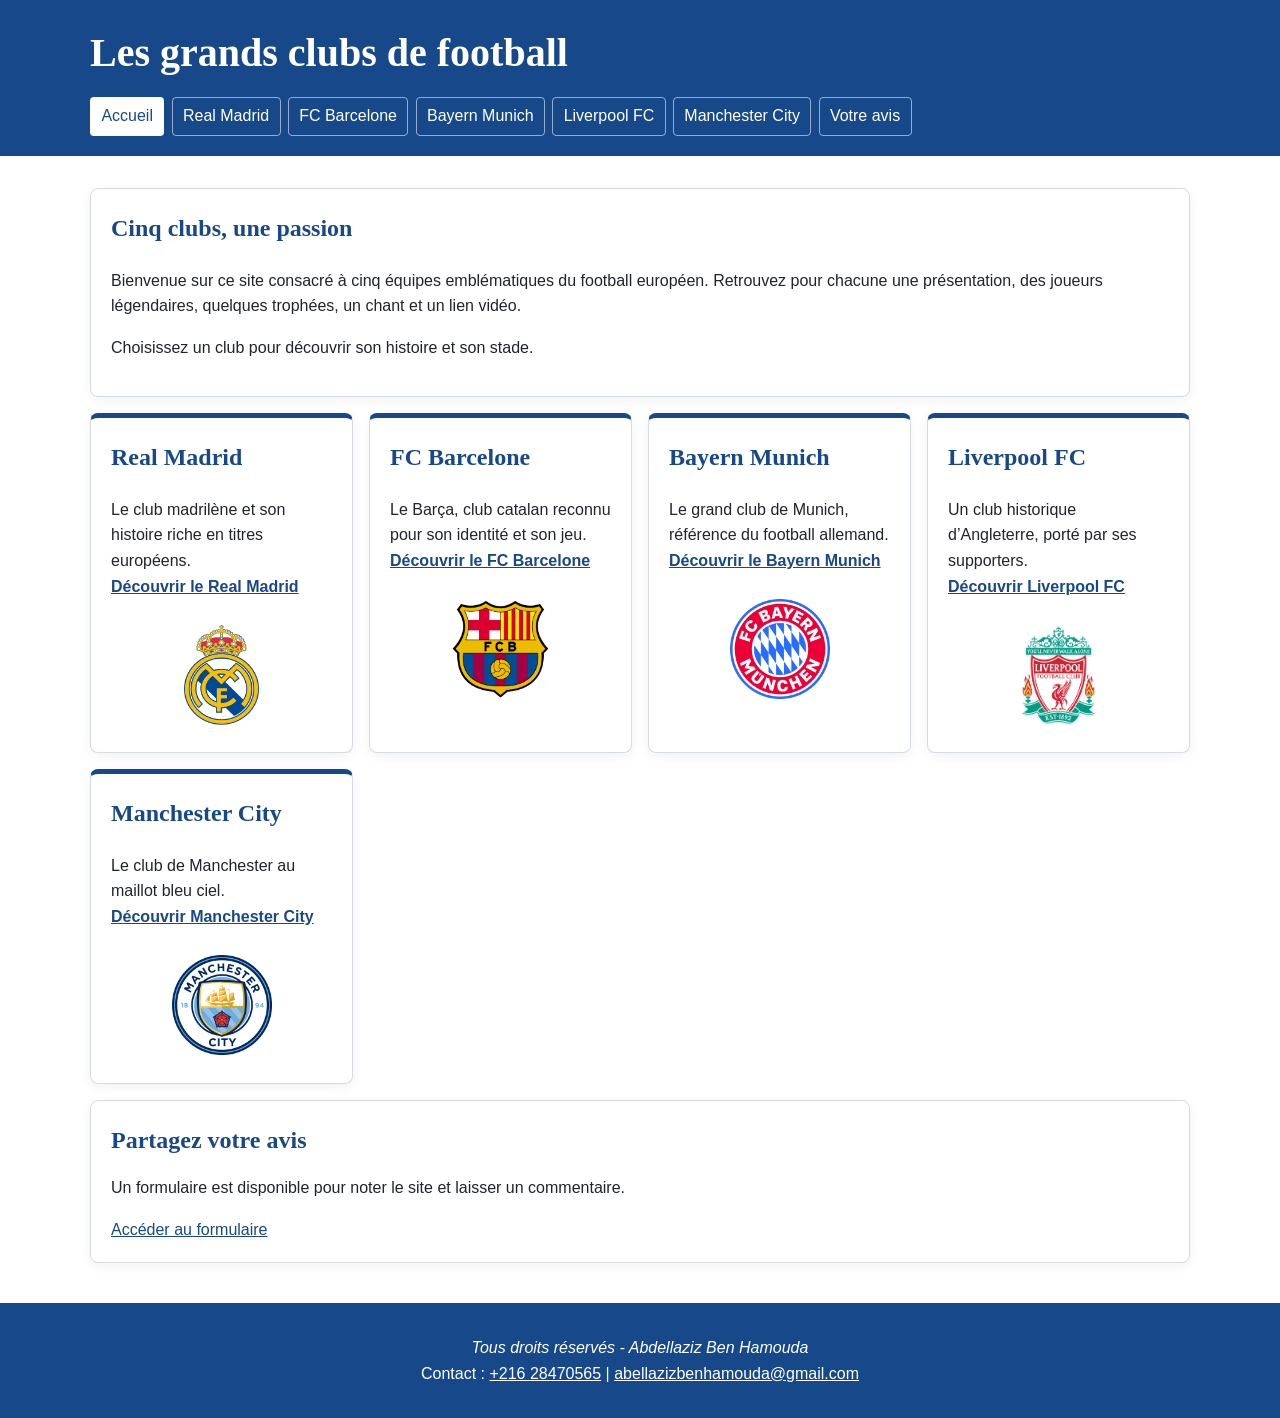
<file: index.html>
<!doctype html>
<html>
<head>
  <meta charset="utf-8">
  <meta name="author" content="Abdellaziz Ben Hamouda">
  <link rel="stylesheet" type="text/css" href="style.css">
  <title>Les grands clubs de football</title>
</head>
<body class="real">
  <header class="site-header">
    <h1>Les grands clubs de football</h1>
    <nav class="site-nav" aria-label="Navigation principale">
      <a href="index.html" aria-current="page">Accueil</a>
      <a href="real-madrid.html">Real Madrid</a>
      <a href="fc-barcelone.html">FC Barcelone</a>
      <a href="bayern-munich.html">Bayern Munich</a>
      <a href="liverpool.html">Liverpool FC</a>
      <a href="manchester-city.html">Manchester City</a>
      <a href="avis.html">Votre avis</a>
    </nav>
  </header>

  <main>
    <section class="intro">
      <h2>Cinq clubs, une passion</h2>
      <p>Bienvenue sur ce site consacré à cinq équipes emblématiques du football européen. Retrouvez pour chacune une présentation, des joueurs légendaires, quelques trophées, un chant et un lien vidéo.</p>
      <p>Choisissez un club pour découvrir son histoire et son stade.</p>
    </section>
    <section class="team-grid" aria-label="Les clubs">
      <article class="team-card">
        <h2>Real Madrid</h2>
        <p>Le club madrilène et son histoire riche en titres européens.</p>
        <a href="real-madrid.html">Découvrir le Real Madrid</a><br><br>
        <center><img src="images/logos/real-madrid.jpeg" alt="Logo Real Madrid" class="team-logo"></center>
      </article>
      <article class="team-card">
        <h2>FC Barcelone</h2>
        <p>Le Barça, club catalan reconnu pour son identité et son jeu.</p>
        <a href="fc-barcelone.html">Découvrir le FC Barcelone</a><br><br>
        <center><img src="images/logos/barcelona.jpeg" alt="Logo FC Barcelone" class="team-logo"></center>
      </article>
      <article class="team-card">
        <h2>Bayern Munich</h2>
        <p>Le grand club de Munich, référence du football allemand.</p>
        <a href="bayern-munich.html">Découvrir le Bayern Munich</a><br><br>
        <center><img src="images/logos/bayern.jpeg" alt="Logo Bayern Munich" class="team-logo"></center>
      </article>
      <article class="team-card">
        <h2>Liverpool FC</h2>
        <p>Un club historique d’Angleterre, porté par ses supporters.</p>
        <a href="liverpool.html">Découvrir Liverpool FC</a><br><br>
        <center><img src="images/logos/liverpool.jpeg" alt="Logo Liverpool" class="team-logo"></center>
      </article>
      <article class="team-card">
        <h2>Manchester City</h2>
        <p>Le club de Manchester au maillot bleu ciel.</p>
        <a href="manchester-city.html">Découvrir Manchester City</a><br><br>
        <center><img src="images/logos/manchester-city.jpeg" alt="Logo Manchester City" class="team-logo"></center>
      </article>
    </section>
    <section class="panel">
      <h2>Partagez votre avis</h2>
      <p>Un formulaire est disponible pour noter le site et laisser un commentaire.</p>
      <a href="avis.html">Accéder au formulaire</a>
    </section>
  </main>

  <footer class="site-footer">
    <p><i>Tous droits réservés - Abdellaziz Ben Hamouda</i><br>Contact :
      <a href="tel:+21628470565">+216 28470565</a> |
      <a href="mailto:abellazizbenhamouda@gmail.com">abellazizbenhamouda@gmail.com</a>
    </p>
  </footer>
</body>
</html>
</file>
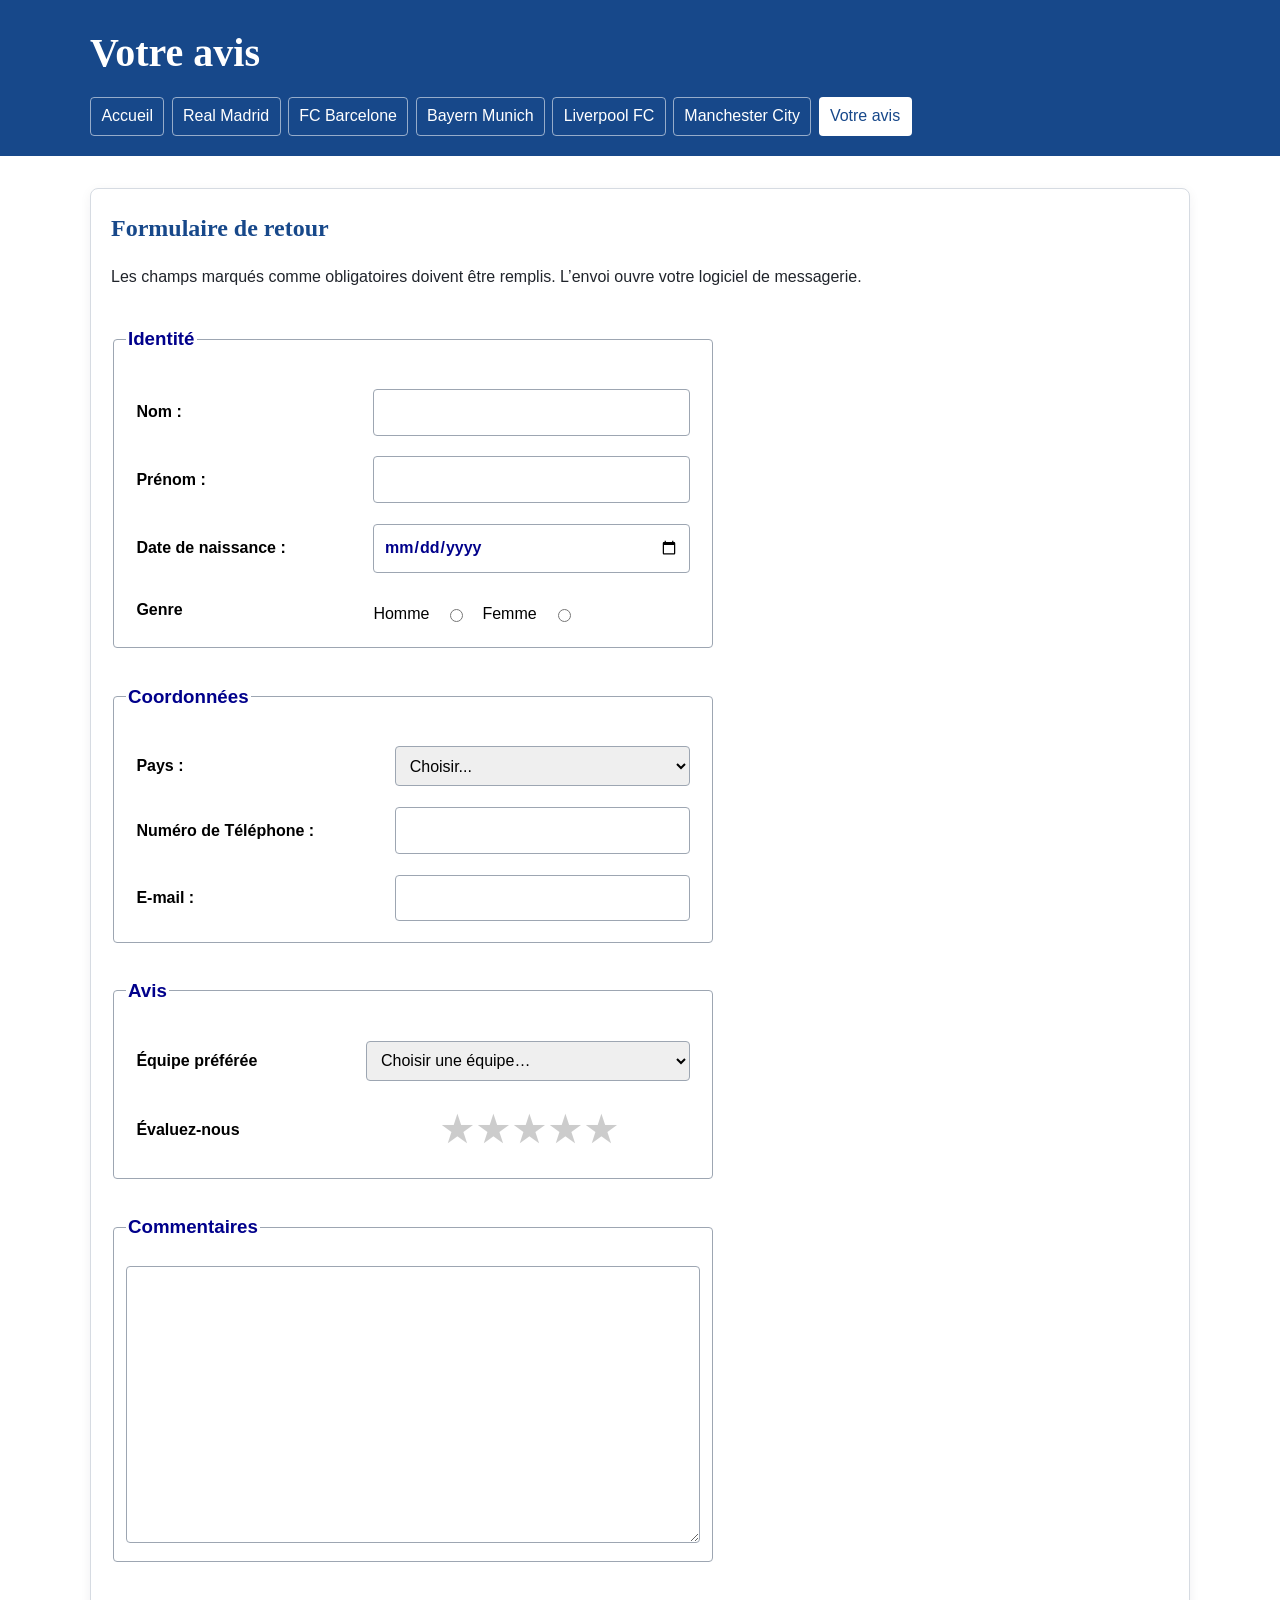
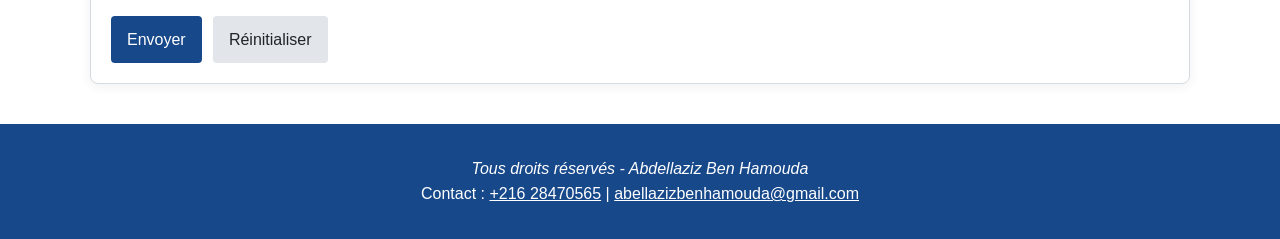
<file: avis.html>
<!doctype html>
<html>
<head>
  <meta charset="utf-8">
  <meta name="author" content="Abdellaziz Ben Hamouda">
  <link rel="stylesheet" type="text/css" href="style.css">
  <title>Votre avis</title>
</head>
<body class="real">
  <header class="site-header"><h1>Votre avis</h1>
    <nav class="site-nav" aria-label="Navigation principale">
    <a href="index.html">Accueil</a><a href="real-madrid.html">Real Madrid</a><a href="fc-barcelone.html">FC Barcelone</a><a href="bayern-munich.html">Bayern Munich</a><a href="liverpool.html">Liverpool FC</a><a href="manchester-city.html">Manchester City</a><a href="avis.html" aria-current="page">Votre avis</a>
    </nav>
  </header>
  <main>
    <section class="panel">
      <h2>Formulaire de retour</h2>
      <p>Les champs marqués comme obligatoires doivent être remplis. L’envoi ouvre votre logiciel de messagerie.</p>
      <form class="feedback-form">
      <fieldset>
        <legend><h3>Identité</h3></legend>
        <table>
          <tr>
            <td><label>Nom :</label></td>
            <td><input name="nom" type="text" required></td>
          </tr>
          <tr>
            <td><label>Prénom :</label></td>
            <td><input name="prénom" type="text" required></td>
          </tr>
          <tr>
            <td><label>Date de naissance :</label></td>
            <td ><label><input class="datenaiss" type="date"></label></td>
          </tr>
          <tr>
            <td><label>Genre</label></td>
            <td><div class="radio-row">
              <label>Homme</label><input name="option" type="radio">
              <label>Femme</label><input name="option" type="radio">
            </div></td>
          </tr>          
        </table>
      </fieldset>
      <fieldset>
        <legend><h3>Coordonnées</h3></legend>
        <table>
          <tr>
            <td><label>Pays :</label></td>
            <td>
              <select name="pays" required>
                <option>Choisir...</option>
                <option>Tunisie</option>
                <option>Algérie</option>
                <option>Maorc</option>
                <option>France</option>
                <option>Allemagne</option>
                <option>Espagne</option>
                <option>Portugal</option>
                <option>Italie</option>
                <option>USA</option>
                <option>Autre</option>
              </select>
            </td>
          </tr>
          <tr>
            <td><label>Numéro de Téléphone :</label></td>
            <td><input name="tel" type="number" min="10000000" max="99999999"></td>
          </tr>
          <tr>
            <td><label>E-mail :</label></td>
            <td><input name="email" type="email" required></td>
          </tr>
        </table>
      </fieldset>
      <fieldset>
        <legend><h3>Avis</h3></legend>
        <table>
          <tr>
            <td><label>Équipe préférée</label></td>
            <td>
              <select required>
              <option value="">Choisir une équipe…</option><option>Real Madrid</option><option>FC Barcelone</option><option>Bayern Munich</option><option>Liverpool FC</option><option>Manchester City</option><option>Autre</option>
              </select>
            </td>
          </tr>
          <tr>
            <td><label>Évaluez-nous</label></td>
            <td>
            <div class="rating">
              <input type="radio" id="star5" name="note" value="5">
              <label for="star5">★</label>

              <input type="radio" id="star4" name="note" value="4">
              <label for="star4">★</label>

              <input type="radio" id="star3" name="note" value="3">
              <label for="star3">★</label>

              <input type="radio" id="star2" name="note" value="2">
              <label for="star2">★</label>

              <input type="radio" id="star1" name="note" value="1">
              <label for="star1">★</label>
            </div>
            </td>
          </tr>
        </table>
      </fieldset>
      <fieldset>
        <legend><h3>Commentaires</h3></legend>
        <textarea name="commentaires" rows="10" cols="80"></textarea>
      </fieldset>
      <br>
      <div class="form-buttons"><button type="submit">Envoyer</button><button type="reset">Réinitialiser</button></div>
    </form>
    </section>
  </main>
  <footer class="site-footer">
    <p><i>Tous droits réservés - Abdellaziz Ben Hamouda</i><br>Contact :
      <a href="tel:+21628470565">+216 28470565</a> |
      <a href="mailto:abellazizbenhamouda@gmail.com">abellazizbenhamouda@gmail.com</a>
    </p>
  </footer>
</body>
</html>
</file>
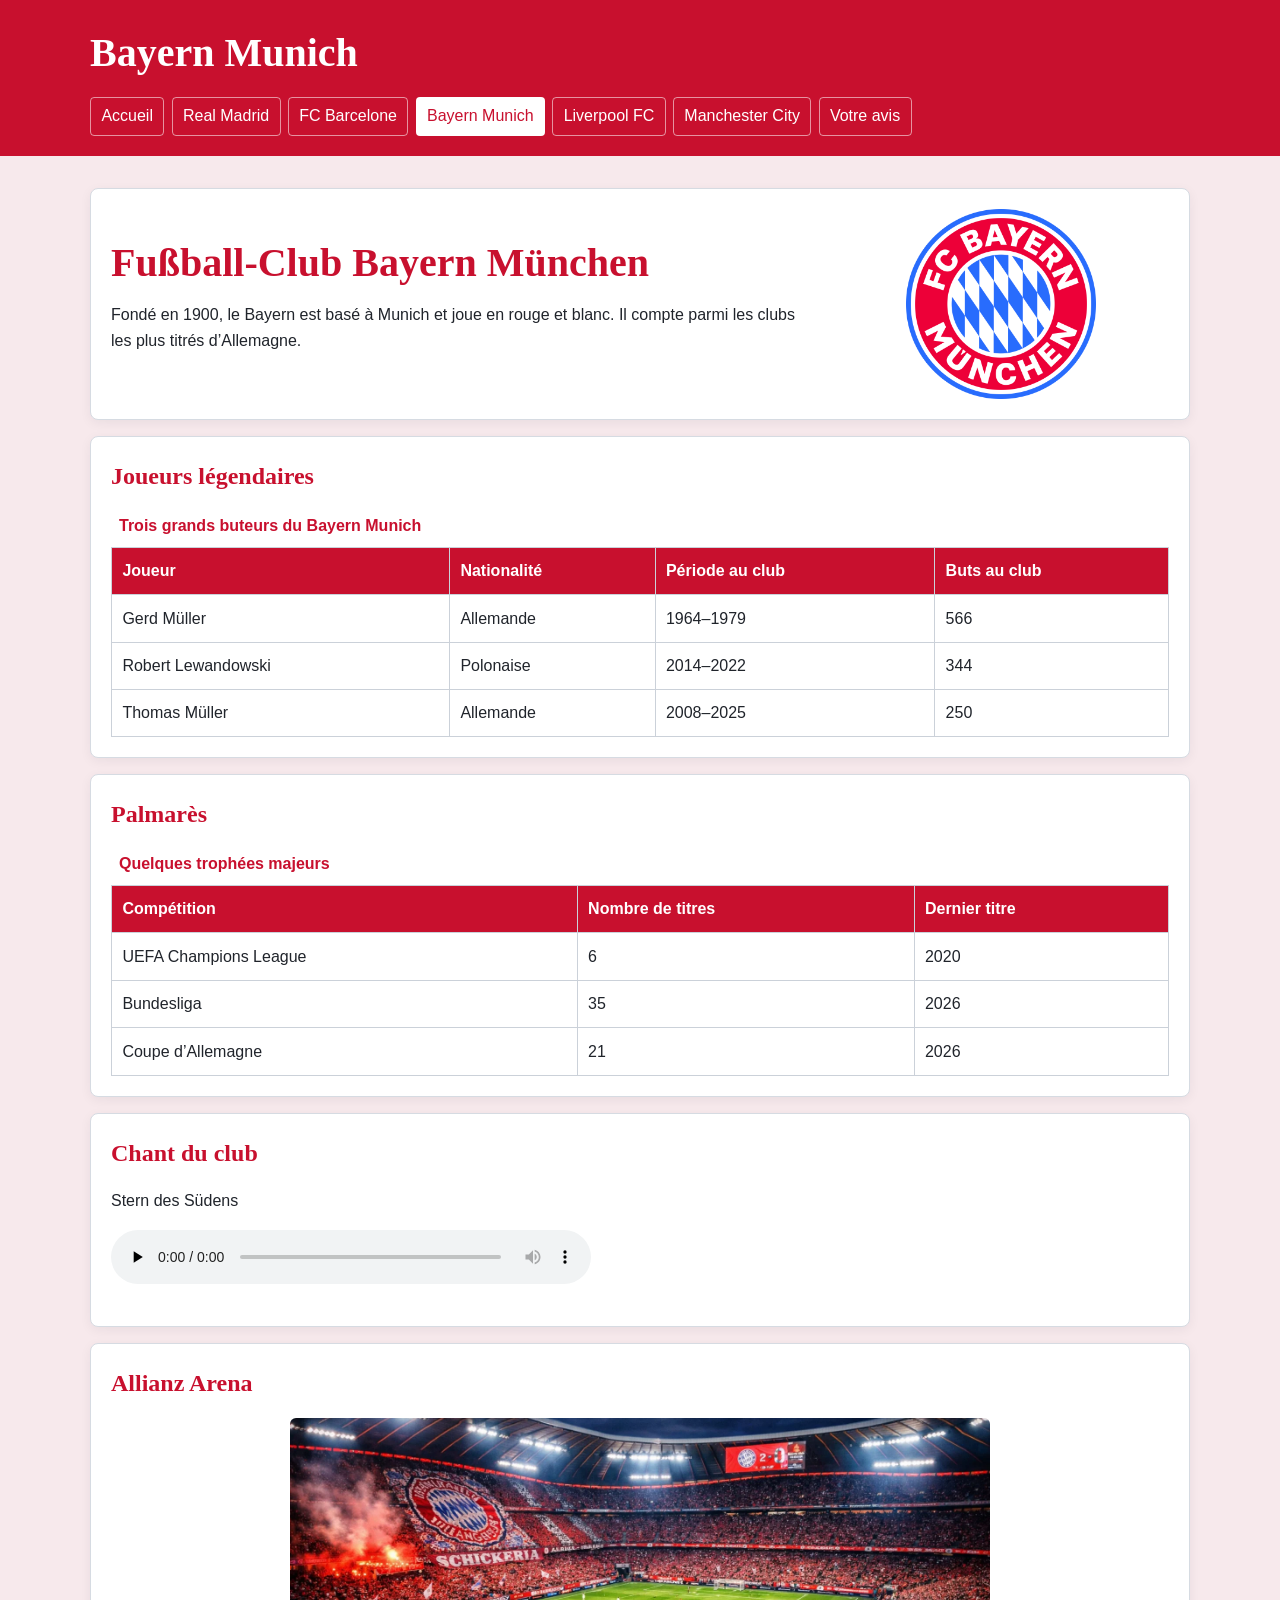
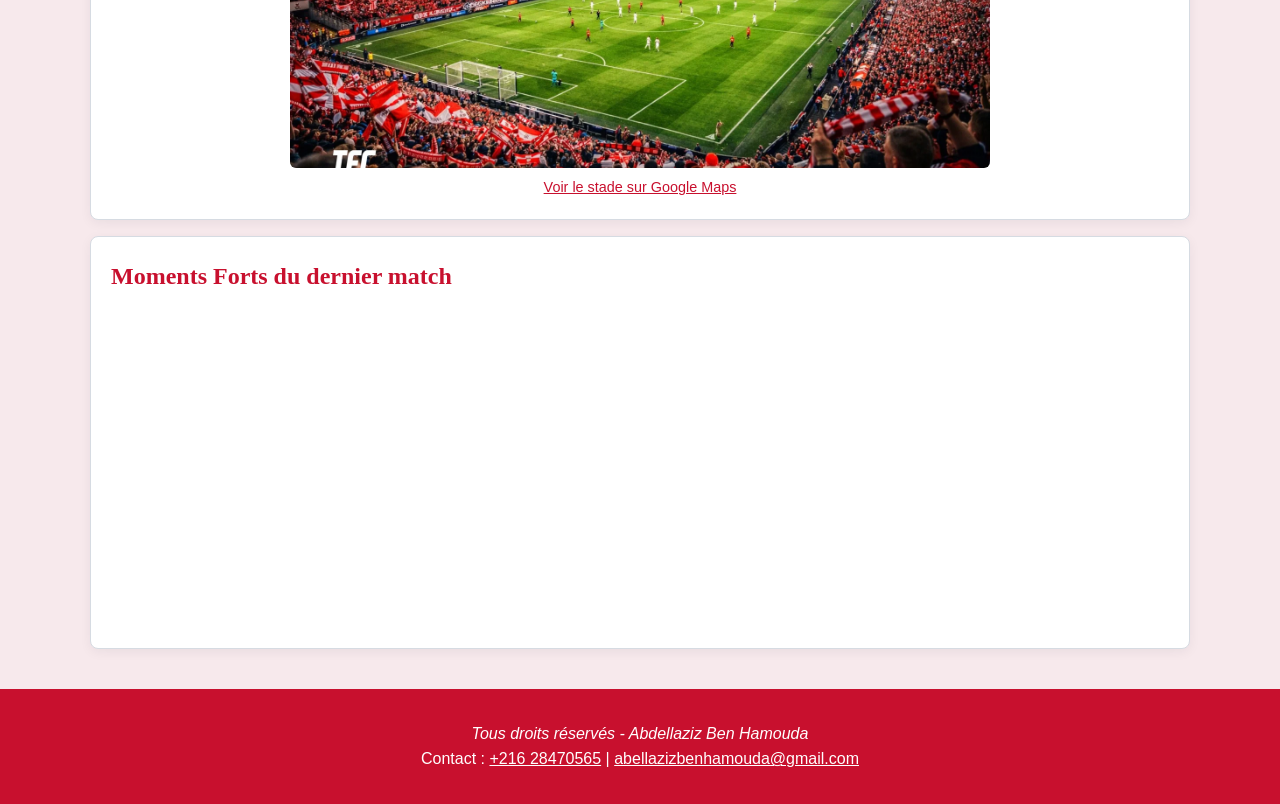
<file: bayern-munich.html>
<!doctype html>
<html>
<head>
  <meta charset="utf-8">
  <meta name="author" content="Abdellaziz Ben Hamouda">
  <link rel="stylesheet" type="text/css" href="style.css">
  <title>Bayern Munich</title>
</head>
<body class="bayern">
  <header class="site-header"><h1>Bayern Munich</h1>
    <nav class="site-nav" aria-label="Navigation principale">
    <a href="index.html">Accueil</a><a href="real-madrid.html">Real Madrid</a><a href="fc-barcelone.html">FC Barcelone</a><a href="bayern-munich.html" aria-current="page">Bayern Munich</a><a href="liverpool.html">Liverpool FC</a><a href="manchester-city.html">Manchester City</a><a href="avis.html">Votre avis</a>
    </nav>
  </header>
  <main>
    <section class="panel team-hero"><div><h2>Fußball-Club Bayern München</h2><p>Fondé en 1900, le Bayern est basé à Munich et joue en rouge et blanc. Il compte parmi les clubs les plus titrés d’Allemagne.</p></div>
    <a href="https://fcbayern.com/en" target="_blank"><img src="images/logos/bayern.jpeg" alt="Illustration aux couleurs du Bayern Munich"></a></section>
    <section class="panel"><h2>Joueurs légendaires</h2><div class="table-wrap"><table>
      <caption>Trois grands buteurs du Bayern Munich</caption><thead><tr><th>Joueur</th><th>Nationalité</th><th>Période au club</th><th>Buts au club</th></tr></thead>
      <tbody><tr><td>Gerd Müller</td><td>Allemande</td><td>1964–1979</td><td>566</td></tr><tr><td>Robert Lewandowski</td><td>Polonaise</td><td>2014–2022</td><td>344</td></tr><tr><td>Thomas Müller</td><td>Allemande</td><td>2008–2025</td><td>250</td></tr></tbody>
    </table></div></section>
    <section class="panel"><h2>Palmarès</h2><div class="table-wrap"><table>
      <caption>Quelques trophées majeurs</caption><thead><tr><th>Compétition</th><th>Nombre de titres</th><th>Dernier titre</th></tr></thead>
      <tbody><tr><td>UEFA Champions League</td><td>6</td><td>2020</td></tr><tr><td>Bundesliga</td><td>35</td><td>2026</td></tr><tr><td>Coupe d’Allemagne</td><td>21</td><td>2026</td></tr></tbody>
    </table></div></section>
    <section class="panel"><h2>Chant du club</h2><p>Stern des Südens</p><audio controls preload="none"><source src="audio/bayern.mp3" type="audio/mpeg">Votre navigateur ne prend pas en charge l’audio.</audio><p class="media-note"></p></section>
    <section class="panel"><h2>Allianz Arena</h2><a class="image-link" href="https://maps.google.com/?q=Allianz+Arena+Munich" target="_blank" rel="noopener noreferrer"><img class="stadium-image" src="images/stades/allianz.jpeg" alt="Illustration de l’Allianz Arena, cliquer pour voir son emplacement"></a><p class="caption"><a href="https://maps.google.com/?q=Allianz+Arena+Munich" target="_blank" rel="noopener noreferrer">Voir le stade sur Google Maps</a></p></section>
    <section class="panel"><h2>Moments Forts du dernier match</h2><iframe width="560" height="315" src="https://www.youtube.com/embed/xgcG0s8R7Os?si=p8aa1oigj_HKGmno" title="YouTube video player" frameborder="0" allow="accelerometer; autoplay; clipboard-write; encrypted-media; gyroscope; picture-in-picture; web-share" referrerpolicy="strict-origin-when-cross-origin" allowfullscreen></iframe></section>
  </main>
  <footer class="site-footer">
    <p><i>Tous droits réservés - Abdellaziz Ben Hamouda</i><br>Contact :
      <a href="tel:+21628470565">+216 28470565</a> |
      <a href="mailto:abellazizbenhamouda@gmail.com">abellazizbenhamouda@gmail.com</a>
    </p>
  </footer>
</body>
</html>
</file>
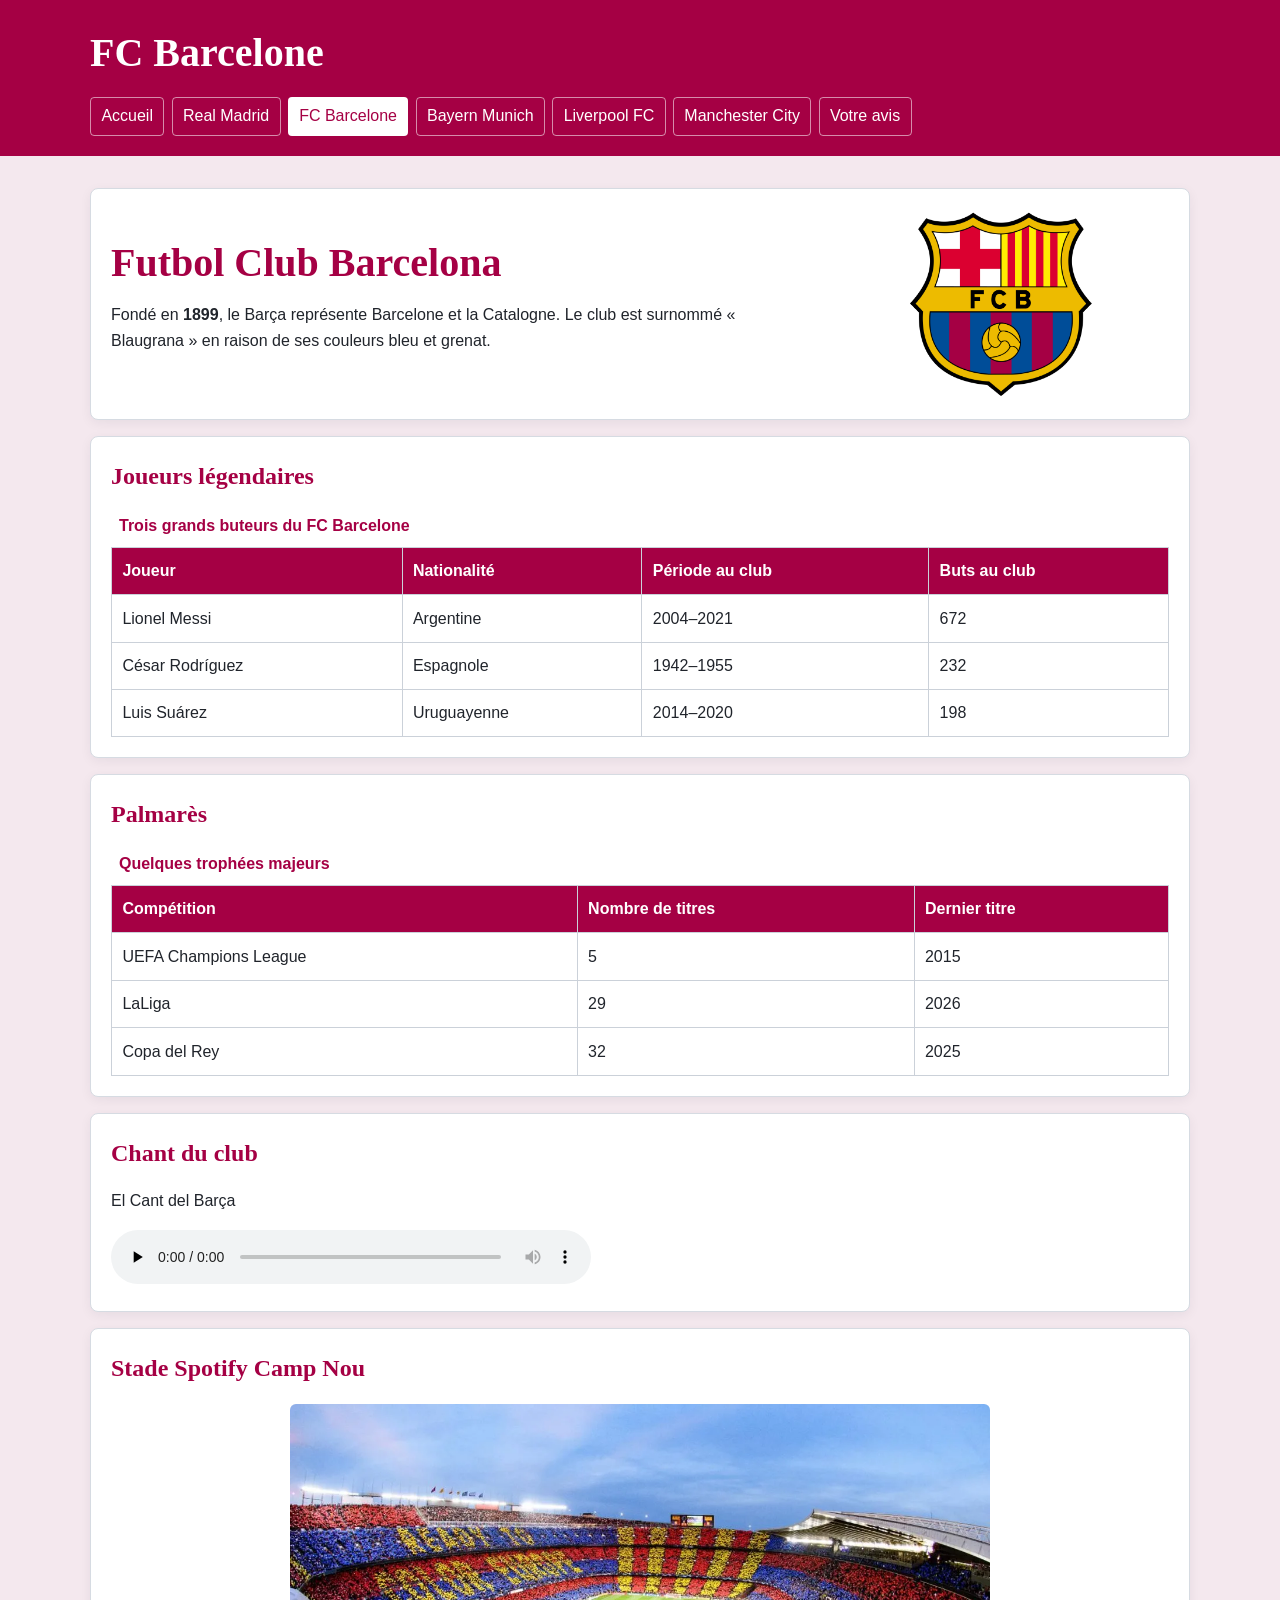
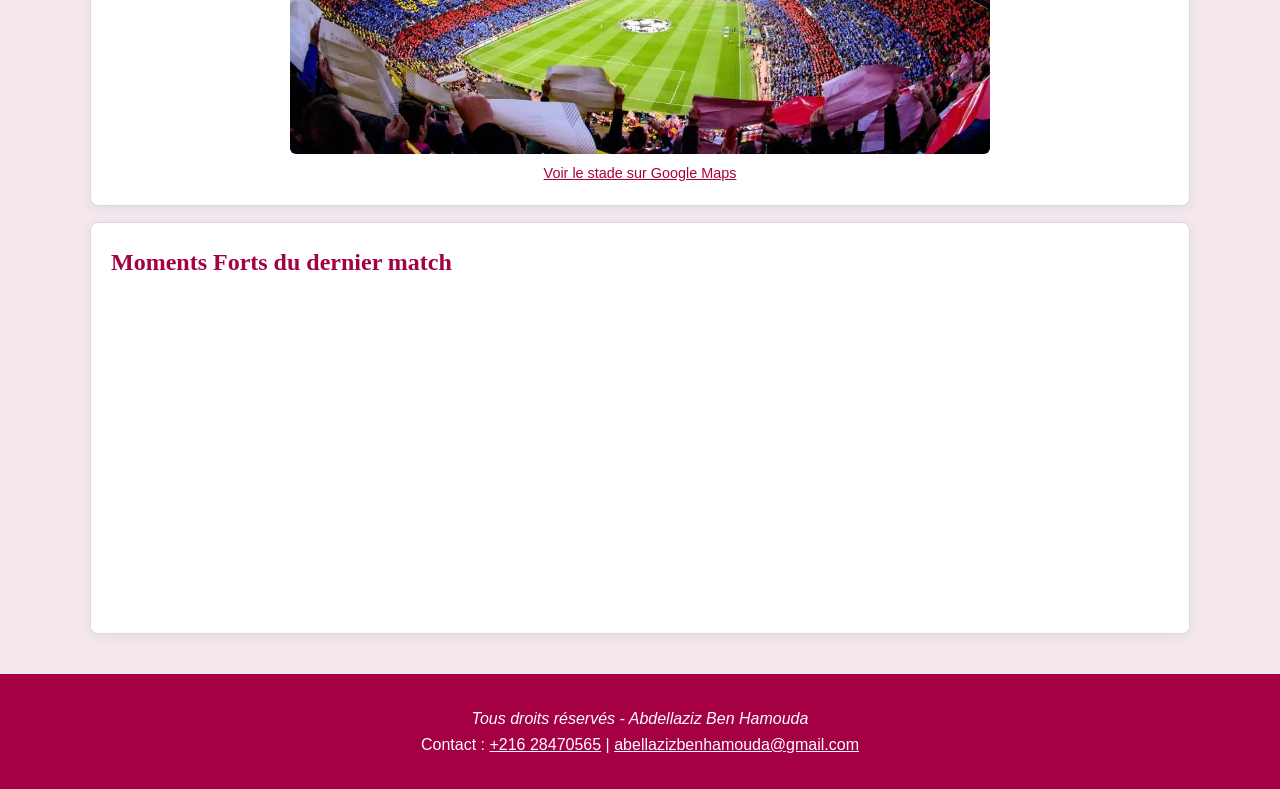
<file: fc-barcelone.html>
<!doctype html>
<html>
<head>
  <meta charset="utf-8">
  <meta name="author" content="Abdellaziz Ben Hamouda">
  <link rel="stylesheet" type="text/css" href="style.css">
  <title>FC Barcelone</title>
</head>
<body class="barca">
  <header class="site-header"><h1>FC Barcelone</h1>
    <nav class="site-nav" aria-label="Navigation principale">
    <a href="index.html">Accueil</a><a href="real-madrid.html">Real Madrid</a><a href="fc-barcelone.html" aria-current="page">FC Barcelone</a><a href="bayern-munich.html">Bayern Munich</a><a href="liverpool.html">Liverpool FC</a><a href="manchester-city.html">Manchester City</a><a href="avis.html">Votre avis</a>
    </nav>
  </header>
  <main>
    <section class="panel team-hero"><div><h2>Futbol Club Barcelona</h2><p>Fondé en <strong>1899</strong>, le Barça représente Barcelone et la Catalogne. Le club est surnommé « Blaugrana » en raison de ses couleurs bleu et grenat.</p></div>
    <a href="https://www.fcbarcelona.com/en/" target="_blank"><img src="images/logos/barcelona.jpeg" alt="Illustration aux couleurs du FC Barcelone"></a></section>
    <section class="panel"><h2>Joueurs légendaires</h2><div class="table-wrap"><table>
      <caption>Trois grands buteurs du FC Barcelone</caption><thead><tr><th>Joueur</th><th>Nationalité</th><th>Période au club</th><th>Buts au club</th></tr></thead>
      <tbody><tr><td>Lionel Messi</td><td>Argentine</td><td>2004–2021</td><td>672</td></tr><tr><td>César Rodríguez</td><td>Espagnole</td><td>1942–1955</td><td>232</td></tr><tr><td>Luis Suárez</td><td>Uruguayenne</td><td>2014–2020</td><td>198</td></tr></tbody>
    </table></div></section>
    <section class="panel"><h2>Palmarès</h2><div class="table-wrap"><table>
      <caption>Quelques trophées majeurs</caption><thead><tr><th>Compétition</th><th>Nombre de titres</th><th>Dernier titre</th></tr></thead>
      <tbody><tr><td>UEFA Champions League</td><td>5</td><td>2015</td></tr><tr><td>LaLiga</td><td>29</td><td>2026</td></tr><tr><td>Copa del Rey</td><td>32</td><td>2025</td></tr></tbody>
    </table></div></section>
    <section class="panel"><h2>Chant du club</h2><p>El Cant del Barça</p><audio controls preload="none"><source src="audio/barcelona.mp3" type="audio/mpeg">Votre navigateur ne prend pas en charge l’audio.</audio></section>
    <section class="panel"><h2>Stade Spotify Camp Nou</h2><a class="image-link" href="https://maps.google.com/?q=Spotify+Camp+Nou+Barcelona" target="_blank" rel="noopener noreferrer"><img class="stadium-image" src="images/stades/camp-nou.jpeg" alt="Illustration du stade du FC Barcelone, cliquer pour voir son emplacement"></a><p class="caption"><a href="https://maps.google.com/?q=Spotify+Camp+Nou+Barcelona" target="_blank" rel="noopener noreferrer">Voir le stade sur Google Maps</a></p></section>
    <section class="panel"><h2>Moments Forts du dernier match</h2><iframe width="560" height="315" src="https://www.youtube.com/embed/CvcyMWt58sA?si=0388T-N_gEKgWPcn" title="YouTube video player" frameborder="0" allow="accelerometer; autoplay; clipboard-write; encrypted-media; gyroscope; picture-in-picture; web-share" referrerpolicy="strict-origin-when-cross-origin" allowfullscreen></iframe></section>
  </main>
  <footer class="site-footer">
    <p><i>Tous droits réservés - Abdellaziz Ben Hamouda</i><br>Contact :
      <a href="tel:+21628470565">+216 28470565</a> |
      <a href="mailto:abellazizbenhamouda@gmail.com">abellazizbenhamouda@gmail.com</a>
    </p>
  </footer>
</body>
</html>
</file>
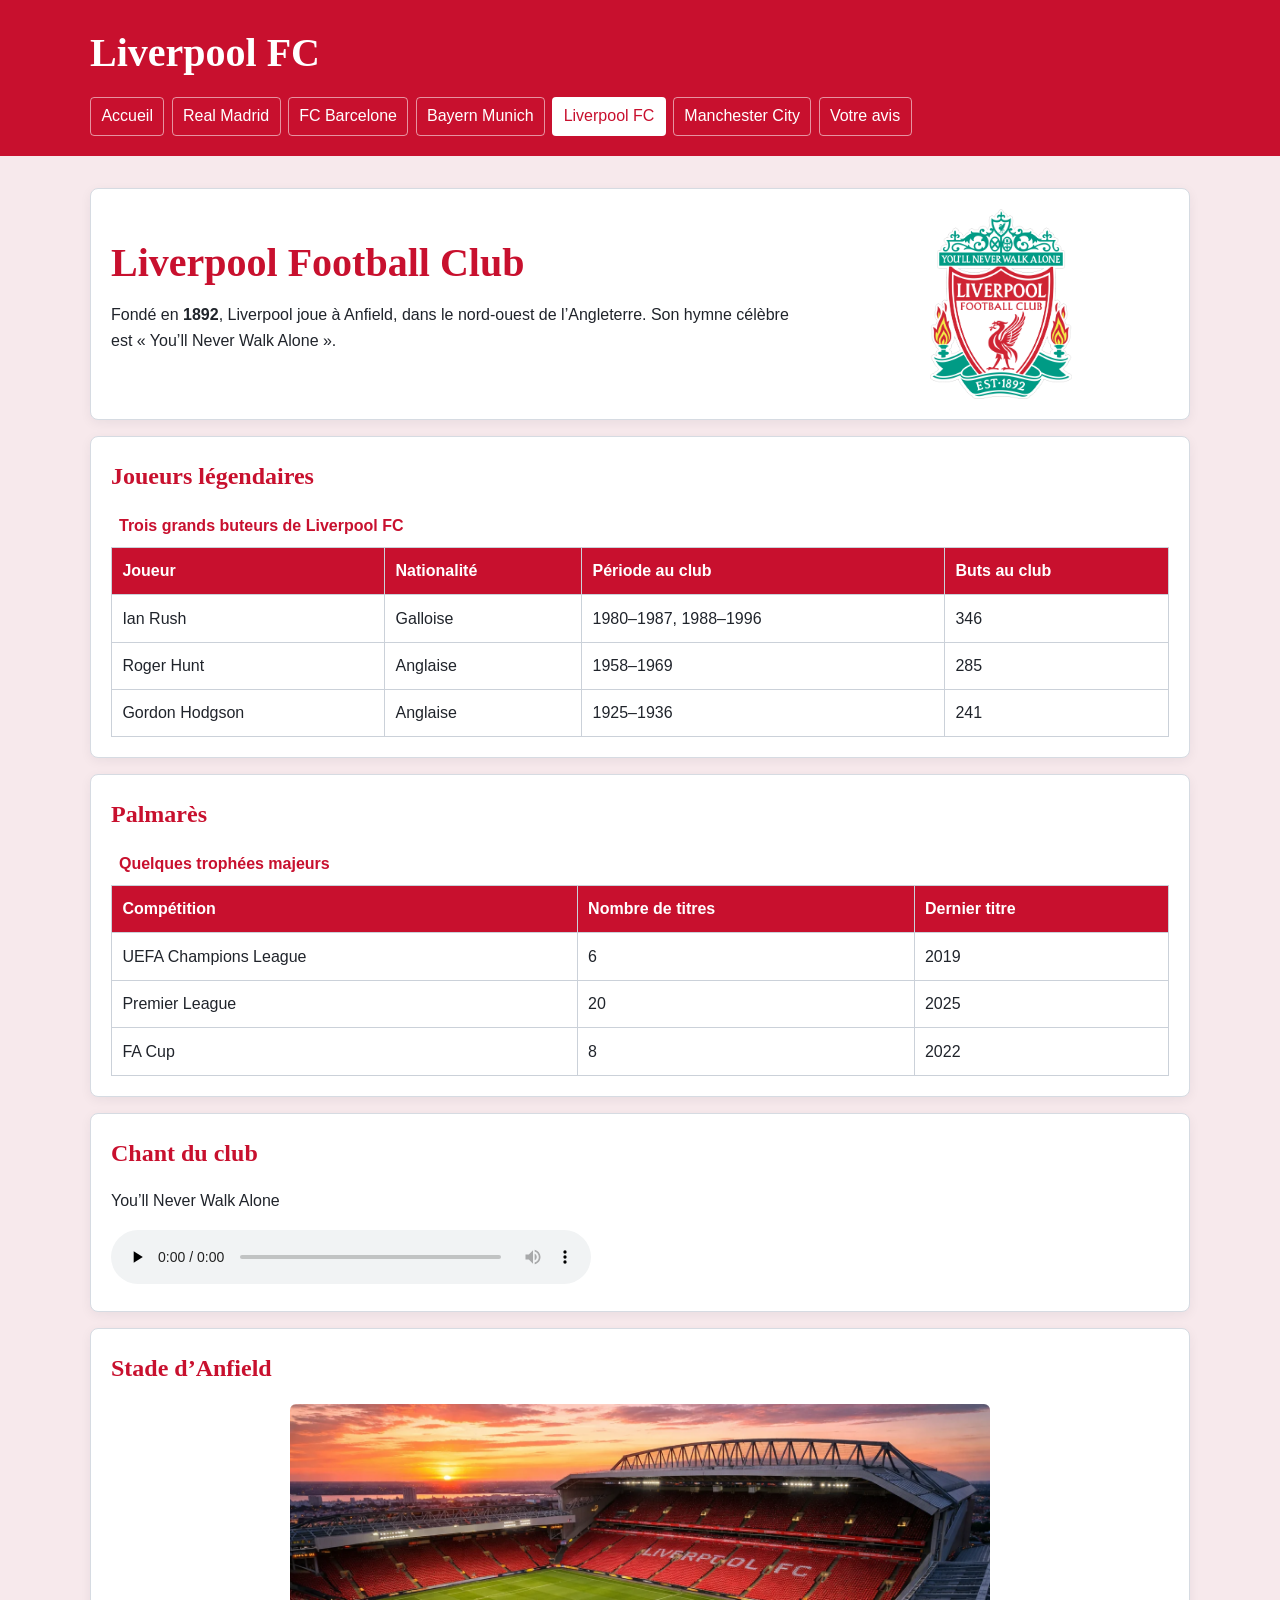
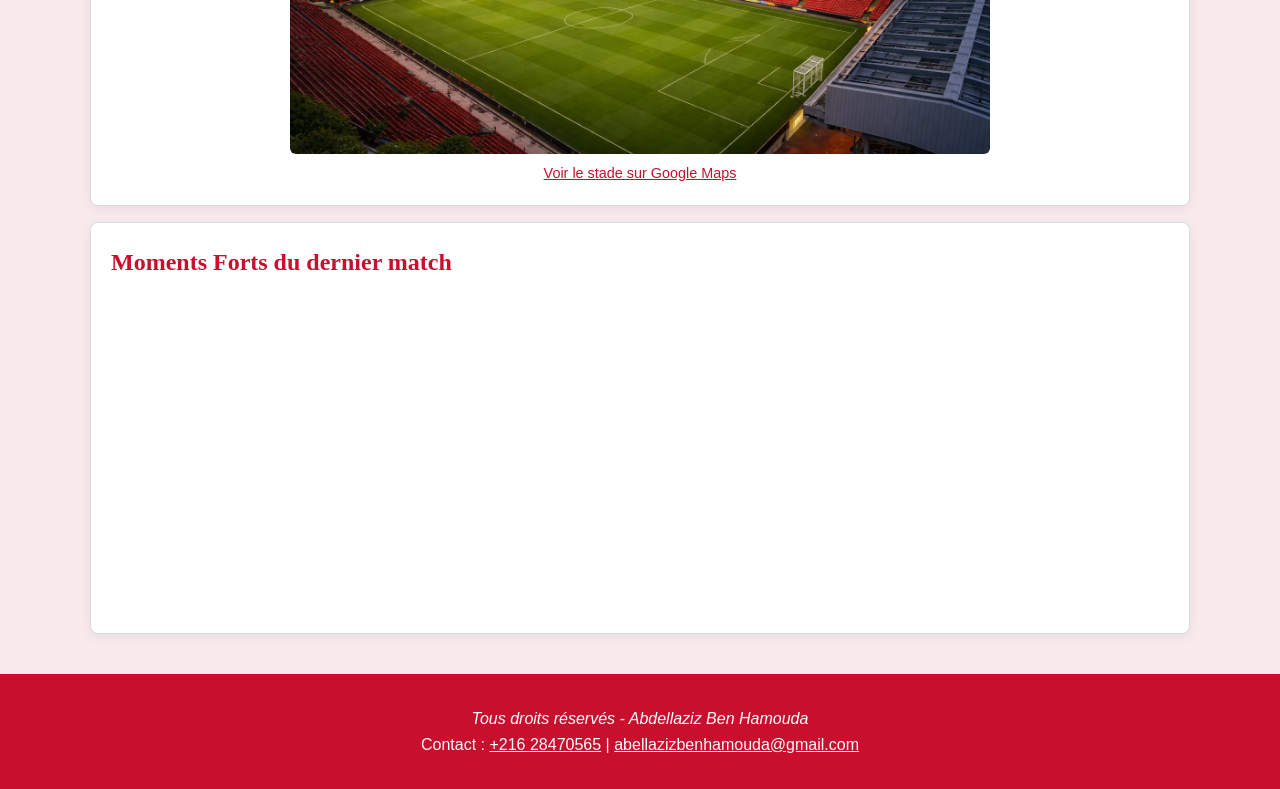
<file: liverpool.html>
<!doctype html>
<html>
<head>
  <meta charset="utf-8">
  <meta name="author" content="Abdellaziz Ben Hamouda">
  <link rel="stylesheet" type="text/css" href="style.css">
  <title>Liverpool FC</title>
</head>
<body class="liverpool">
  <header class="site-header"><h1>Liverpool FC</h1>
    <nav class="site-nav" aria-label="Navigation principale">
    <a href="index.html">Accueil</a><a href="real-madrid.html">Real Madrid</a><a href="fc-barcelone.html">FC Barcelone</a><a href="bayern-munich.html">Bayern Munich</a><a href="liverpool.html" aria-current="page">Liverpool FC</a><a href="manchester-city.html">Manchester City</a><a href="avis.html">Votre avis</a>
    </nav>
  </header>
  <main>
    <section class="panel team-hero"><div><h2>Liverpool Football Club</h2><p>Fondé en <strong>1892</strong>, Liverpool joue à Anfield, dans le nord-ouest de l’Angleterre. Son hymne célèbre est « You’ll Never Walk Alone ».</p></div>
    <a href="https://www.liverpoolfc.com/" target="_blank"><img src="images/logos/liverpool.jpeg" alt="Illustration aux couleurs de Liverpool FC"></a></section>
    <section class="panel"><h2>Joueurs légendaires</h2><div class="table-wrap"><table>
      <caption>Trois grands buteurs de Liverpool FC</caption><thead><tr><th>Joueur</th><th>Nationalité</th><th>Période au club</th><th>Buts au club</th></tr></thead>
      <tbody><tr><td>Ian Rush</td><td>Galloise</td><td>1980–1987, 1988–1996</td><td>346</td></tr><tr><td>Roger Hunt</td><td>Anglaise</td><td>1958–1969</td><td>285</td></tr><tr><td>Gordon Hodgson</td><td>Anglaise</td><td>1925–1936</td><td>241</td></tr></tbody>
    </table></div></section>
    <section class="panel"><h2>Palmarès</h2><div class="table-wrap"><table>
      <caption>Quelques trophées majeurs</caption><thead><tr><th>Compétition</th><th>Nombre de titres</th><th>Dernier titre</th></tr></thead>
      <tbody><tr><td>UEFA Champions League</td><td>6</td><td>2019</td></tr><tr><td>Premier League</td><td>20</td><td>2025</td></tr><tr><td>FA Cup</td><td>8</td><td>2022</td></tr></tbody>
    </table></div></section>
    <section class="panel"><h2>Chant du club</h2><p>You’ll Never Walk Alone</p><audio controls preload="none"><source src="audio/liverpool.mp3" type="audio/mpeg">Votre navigateur ne prend pas en charge l’audio.</audio></section>
    <section class="panel"><h2>Stade d’Anfield</h2><a class="image-link" href="https://maps.google.com/?q=Anfield+Stadium+Liverpool" target="_blank" rel="noopener noreferrer"><img class="stadium-image" src="images/stades/anfield.jpeg" alt="Illustration du stade d’Anfield, cliquer pour voir son emplacement"></a><p class="caption"><a href="https://maps.google.com/?q=Anfield+Stadium+Liverpool" target="_blank" rel="noopener noreferrer">Voir le stade sur Google Maps</a></p></section>
    <section class="panel"><h2>Moments Forts du dernier match</h2><iframe width="560" height="315" src="https://www.youtube.com/embed/jIsMhw4WlW0?si=9yLkUFQwj6vWJA8X" title="YouTube video player" frameborder="0" allow="accelerometer; autoplay; clipboard-write; encrypted-media; gyroscope; picture-in-picture; web-share" referrerpolicy="strict-origin-when-cross-origin" allowfullscreen></iframe></section>
  </main>
  <footer class="site-footer">
    <p><i>Tous droits réservés - Abdellaziz Ben Hamouda</i><br>Contact :
      <a href="tel:+21628470565">+216 28470565</a> |
      <a href="mailto:abellazizbenhamouda@gmail.com">abellazizbenhamouda@gmail.com</a>
    </p>
  </footer>
</body>
</html>
</file>
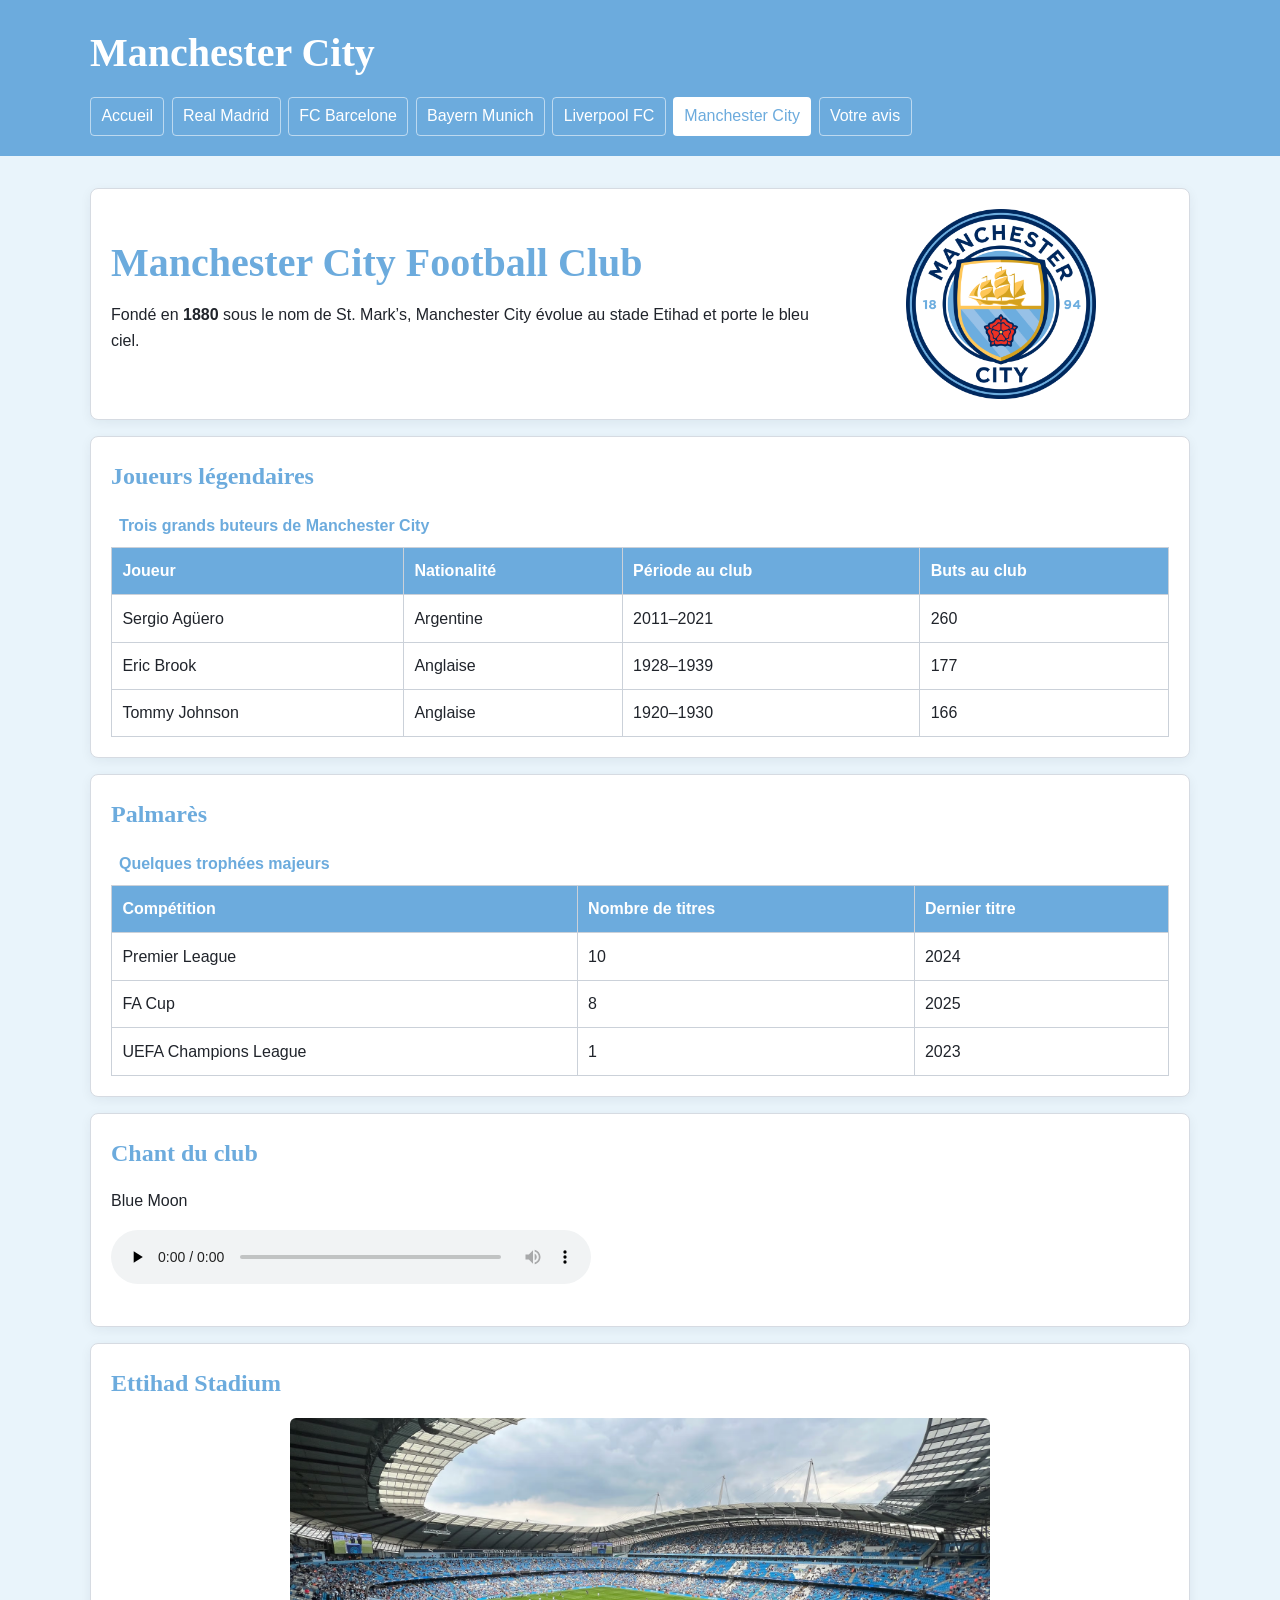
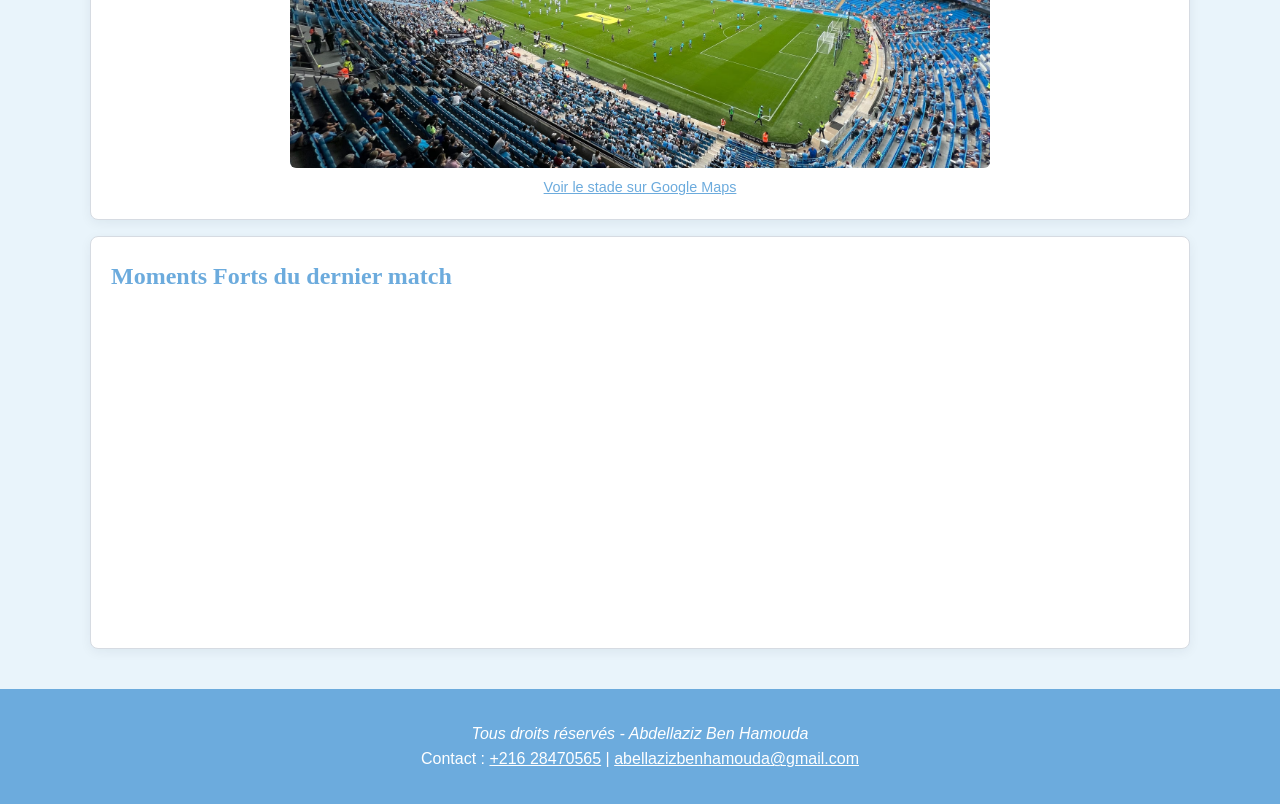
<file: manchester-city.html>
<!doctype html>
<html>
<head>
  <meta charset="utf-8">
  <meta name="author" content="Abdellaziz Ben Hamouda">
  <link rel="stylesheet" type="text/css" href="style.css">
  <title>Manchester City</title>
</head>
<body class="city">
  <header class="site-header"><h1>Manchester City</h1>
    <nav class="site-nav" aria-label="Navigation principale">
    <a href="index.html">Accueil</a><a href="real-madrid.html">Real Madrid</a><a href="fc-barcelone.html">FC Barcelone</a><a href="bayern-munich.html">Bayern Munich</a><a href="liverpool.html">Liverpool FC</a><a href="manchester-city.html" aria-current="page">Manchester City</a><a href="avis.html">Votre avis</a>
    </nav>
  </header>
  <main>
    <section class="panel team-hero"><div><h2>Manchester City Football Club</h2><p>Fondé en <strong>1880</strong> sous le nom de St. Mark’s, Manchester City évolue au stade Etihad et porte le bleu ciel.</p></div>
    <a href="https://www.mancity.com/" target="_blank"><img src="images/logos/manchester-city.jpeg" alt="Illustration aux couleurs de Manchester City"></a></section>
    <section class="panel"><h2>Joueurs légendaires</h2><div class="table-wrap"><table>
      <caption>Trois grands buteurs de Manchester City</caption><thead><tr><th>Joueur</th><th>Nationalité</th><th>Période au club</th><th>Buts au club</th></tr></thead>
      <tbody><tr><td>Sergio Agüero</td><td>Argentine</td><td>2011–2021</td><td>260</td></tr><tr><td>Eric Brook</td><td>Anglaise</td><td>1928–1939</td><td>177</td></tr><tr><td>Tommy Johnson</td><td>Anglaise</td><td>1920–1930</td><td>166</td></tr></tbody>
    </table></div></section>
    <section class="panel"><h2>Palmarès</h2><div class="table-wrap"><table>
      <caption>Quelques trophées majeurs</caption><thead><tr><th>Compétition</th><th>Nombre de titres</th><th>Dernier titre</th></tr></thead>
      <tbody><tr><td>Premier League</td><td>10</td><td>2024</td></tr><tr><td>FA Cup</td><td>8</td><td>2025</td></tr><tr><td>UEFA Champions League</td><td>1</td><td>2023</td></tr></tbody>
    </table></div></section>
    <section class="panel"><h2>Chant du club</h2><p>Blue Moon</p><audio controls preload="none"><source src="audio/city.mp3" type="audio/mpeg">Votre navigateur ne prend pas en charge l’audio.</audio><p class="media-note"></p></section>
    <section class="panel"><h2>Ettihad Stadium</h2><a class="image-link" href="https://maps.google.com/?q=Etihad+Stadium+Manchester" target="_blank" rel="noopener noreferrer"><img class="stadium-image" src="images/stades/ettihad.jpeg" alt="Illustration de l’Etihad Stadium, cliquer pour voir son emplacement"></a><p class="caption"><a href="https://maps.google.com/?q=Etihad+Stadium+Manchester" target="_blank" rel="noopener noreferrer">Voir le stade sur Google Maps</a></p></section>
    <section class="panel"><h2>Moments Forts du dernier match</h2><iframe width="560" height="315" src="https://www.youtube.com/embed/23ryO7m5jQY?si=ighkGm5ggtNQBkzO" title="YouTube video player" frameborder="0" allow="accelerometer; autoplay; clipboard-write; encrypted-media; gyroscope; picture-in-picture; web-share" referrerpolicy="strict-origin-when-cross-origin" allowfullscreen></iframe></section>
  </main>
  <footer class="site-footer">
    <p><i>Tous droits réservés - Abdellaziz Ben Hamouda</i><br>Contact :
      <a href="tel:+21628470565">+216 28470565</a> |
      <a href="mailto:abellazizbenhamouda@gmail.com">abellazizbenhamouda@gmail.com</a>
    </p>
  </footer>
</body>
</html>
</file>
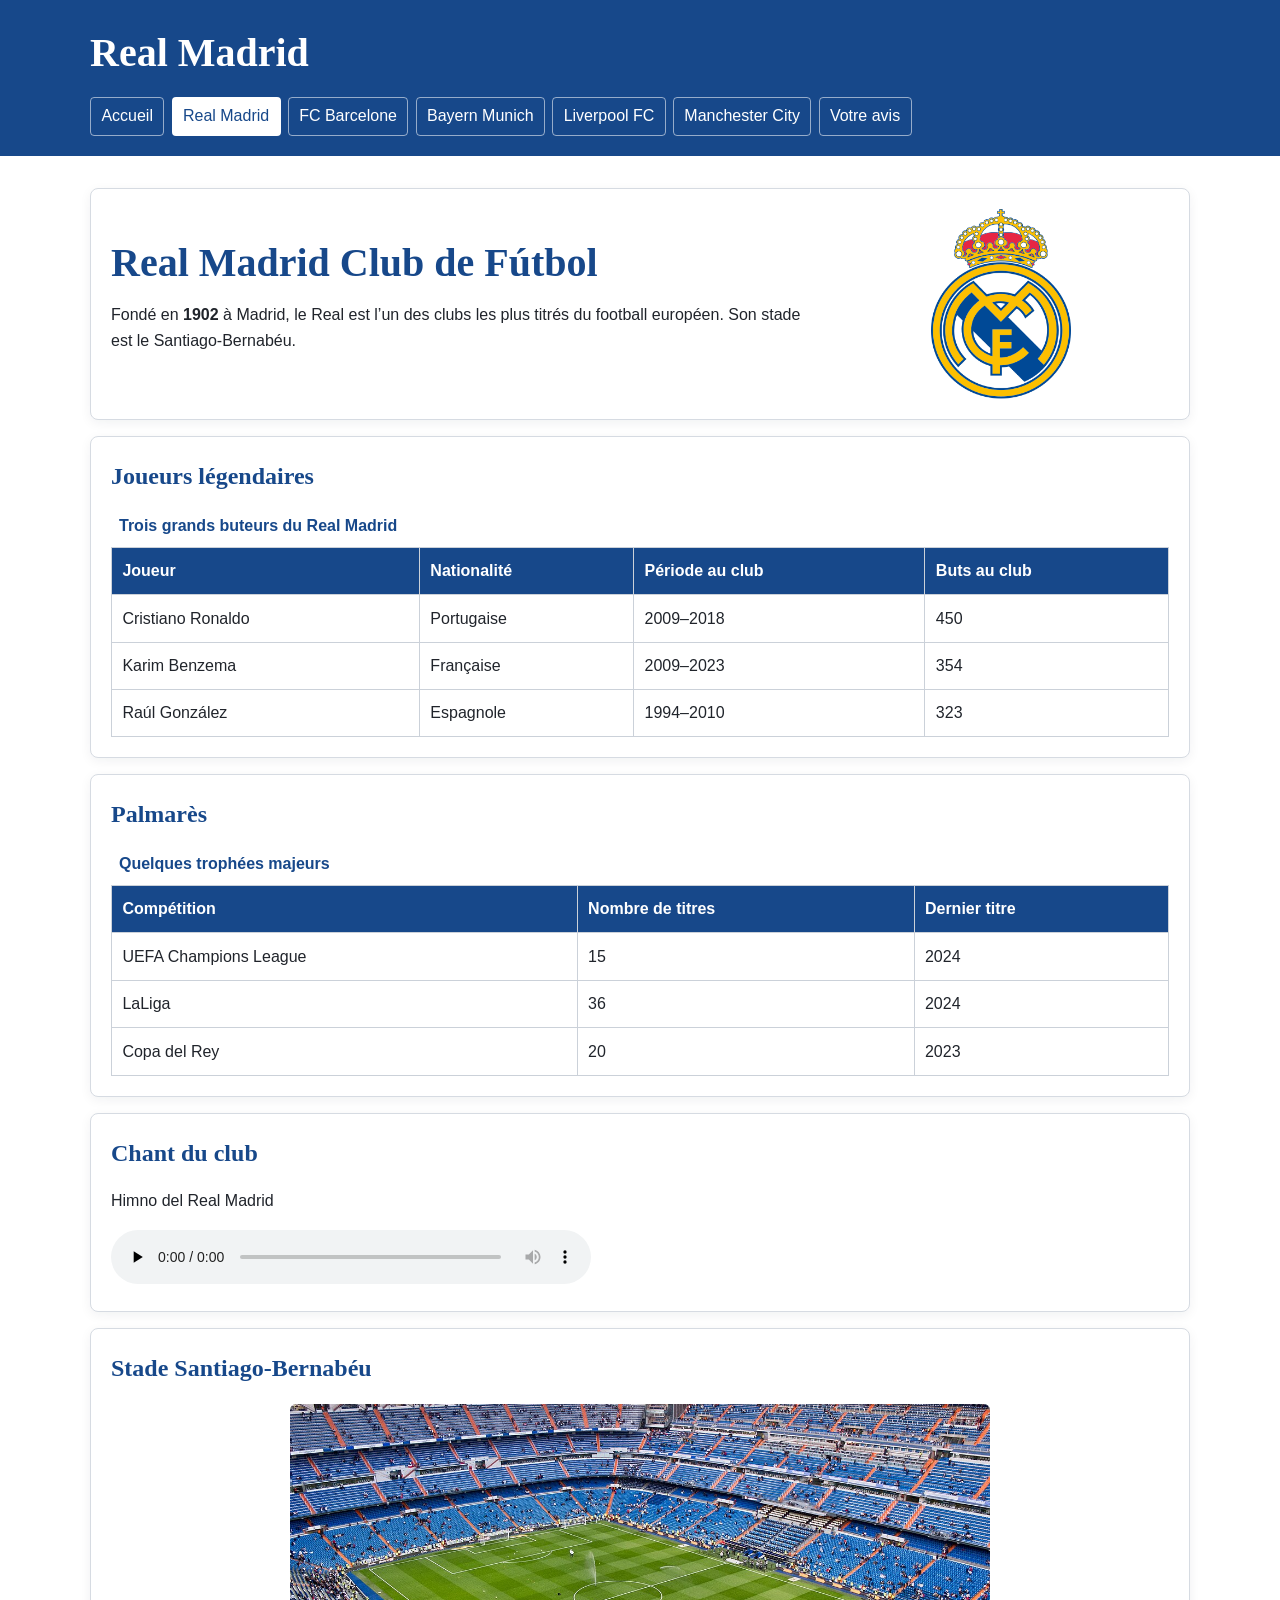
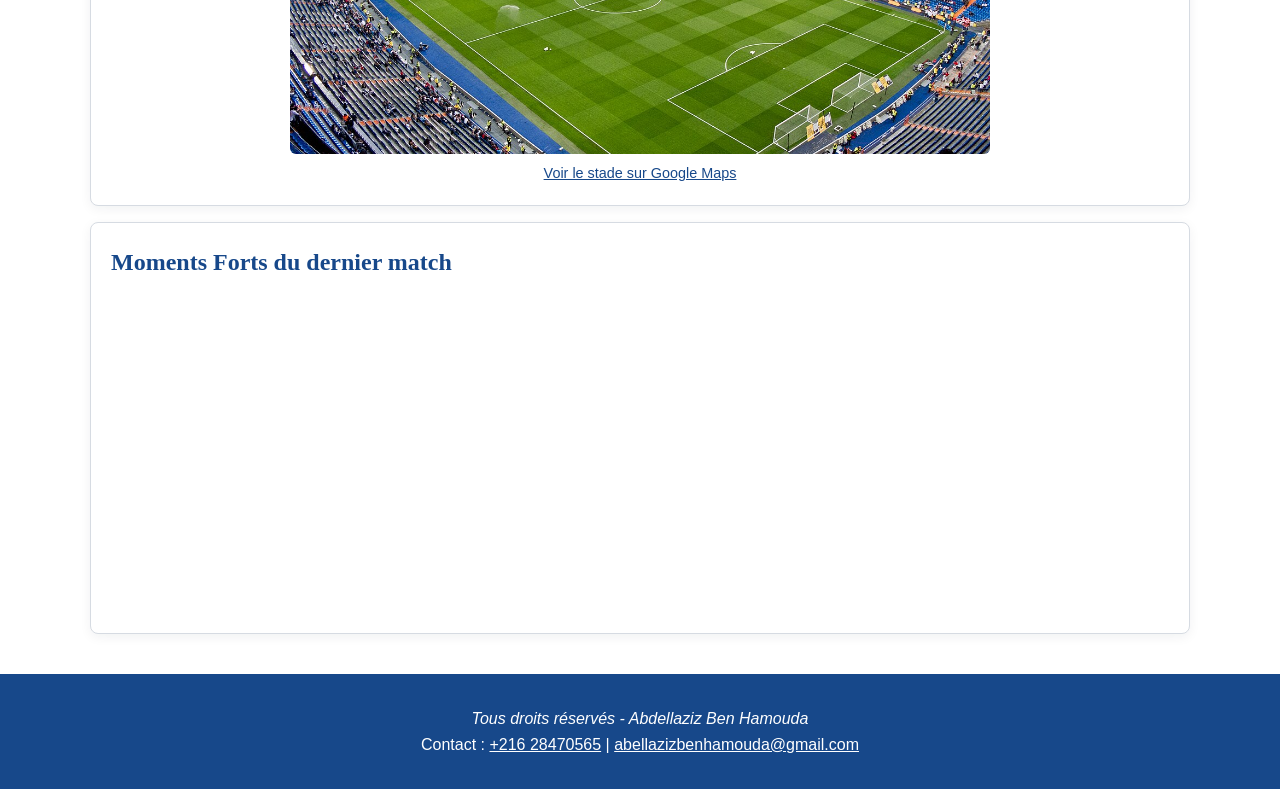
<file: real-madrid.html>
<!doctype html>
<html>
<head>
  <meta charset="utf-8">
  <meta name="author" content="Abdellaziz Ben Hamouda">
  <link rel="stylesheet" type="text/css" href="style.css">
  <title>Real Madrid</title>
</head>
<body class="real">
  <header class="site-header">
    <h1>Real Madrid</h1>
    <nav class="site-nav" aria-label="Navigation principale">
      <a href="index.html">Accueil</a><a href="real-madrid.html" aria-current="page">Real Madrid</a><a href="fc-barcelone.html">FC Barcelone</a><a href="bayern-munich.html">Bayern Munich</a><a href="liverpool.html">Liverpool FC</a><a href="manchester-city.html">Manchester City</a><a href="avis.html">Votre avis</a>
    </nav>
  </header>
  <main>
    <section class="panel team-hero">
      <div><h2>Real Madrid Club de Fútbol</h2><p>Fondé en <strong>1902</strong> à Madrid, le Real est l’un des clubs les plus titrés du football européen. Son stade est le Santiago-Bernabéu.</p></div>
      <a href="https://www.realmadrid.com/en-US" target="_blank"><img src="images/logos/real-madrid.jpeg" alt="Illustration aux couleurs du Real Madrid"></a>
    </section>
    <section class="panel">
      <h2>Joueurs légendaires</h2>
      <div class="table-wrap"><table>
        <caption>Trois grands buteurs du Real Madrid</caption>
        <thead><tr><th>Joueur</th><th>Nationalité</th><th>Période au club</th><th>Buts au club</th></tr></thead>
        <tbody>
          <tr><td>Cristiano Ronaldo</td><td>Portugaise</td><td>2009–2018</td><td>450</td></tr>
          <tr><td>Karim Benzema</td><td>Française</td><td>2009–2023</td><td>354</td></tr>
          <tr><td>Raúl González</td><td>Espagnole</td><td>1994–2010</td><td>323</td></tr>
        </tbody>
      </table></div>
    </section>
    <section class="panel">
      <h2>Palmarès</h2>
      <div class="table-wrap"><table>
        <caption>Quelques trophées majeurs</caption>
        <thead><tr><th>Compétition</th><th>Nombre de titres</th><th>Dernier titre</th></tr></thead>
        <tbody><tr><td>UEFA Champions League</td><td>15</td><td>2024</td></tr><tr><td>LaLiga</td><td>36</td><td>2024</td></tr><tr><td>Copa del Rey</td><td>20</td><td>2023</td></tr></tbody>
      </table></div>
    </section>
    <section class="panel">
      <h2>Chant du club</h2>
      <p>Himno del Real Madrid</p>
      <audio controls preload="none"><source src="audio/madrid.mp3" type="audio/mpeg">Votre navigateur ne prend pas en charge l’audio.</audio>
    </section>
    <section class="panel">
      <h2>Stade Santiago-Bernabéu</h2>
      <a class="image-link" href="https://maps.google.com/?q=Santiago+Bernabeu+Stadium+Madrid" target="_blank" rel="noopener noreferrer"><img class="stadium-image" src="images/stades/santiago.jpeg" alt="Illustration du stade Santiago-Bernabéu, cliquer pour voir son emplacement"></a>
      <p class="caption"><a href="https://maps.google.com/?q=Santiago+Bernabeu+Stadium+Madrid" target="_blank" rel="noopener noreferrer">Voir le stade sur Google Maps</a></p>
    </section>
    <section class="panel">
      <h2>Moments Forts du dernier match</h2>
      <iframe width="560" height="315" src="https://www.youtube.com/embed/50LZL-1eXlU?si=He5BSnhAwpPVa6b4" title="YouTube video player" frameborder="0" allow="accelerometer; autoplay; clipboard-write; encrypted-media; gyroscope; picture-in-picture; web-share" referrerpolicy="strict-origin-when-cross-origin" allowfullscreen></iframe>
    </section>
  </main>
 <footer class="site-footer">
    <p><i>Tous droits réservés - Abdellaziz Ben Hamouda</i><br>Contact :
      <a href="tel:+21628470565">+216 28470565</a> |
      <a href="mailto:abellazizbenhamouda@gmail.com">abellazizbenhamouda@gmail.com</a>
    </p>
  </footer>
</body>
</html>
</file>
<file: style.css>
* 
{
  box-sizing: border-box;
}

body 
{
  --club: #173d79;
  --club-light: #e8eef8;
  margin: 0;
  color: #20242b;
  background: var(--club-light);
  font-family: Arial, Helvetica, sans-serif;
  line-height: 1.6;
}

body.real 
{
  --club: #17488a;
  --club-light: #fff;
}

body.barca 
{
  --club: #a50044;
  --club-light: #f4e8ee;
}

body.bayern,
body.liverpool 
{
  --club: #c8102e;
  --club-light: #f7e9ec;
}

body.city 
{
  --club: #6cabdd;
  --club-light: #e9f4fb;
}

a 
{
  color: var(--club);
}

a:hover 
{
  text-decoration-thickness: 2px;
}

.site-header 
{
  padding: 1.3rem max(1rem, calc((100% - 1100px) / 2));
  color: #fff;
  background: var(--club);
}

.site-header h1 
{
  margin: 0 0 .75rem;
  font-family: "Times New Roman", Times, serif;
  font-size: clamp(1.7rem, 4vw, 2.5rem);
}

.site-nav 
{
  display: flex;
  flex-wrap: wrap;
  gap: .45rem;
}

.site-nav a 
{
  padding: .35rem .65rem;
  color: #fff;
  border: 1px solid rgba(255, 255, 255, .55);
  border-radius: 4px;
  text-decoration: none;
}

.site-nav a:hover,
.site-nav a[aria-current="page"] 
{
  color: var(--club);
  background: #fff;
}

main 
{
  width: min(1100px, calc(100% - 2rem));
  margin: 2rem auto;
}

.intro,
.panel,
.team-card 
{
  padding: 1.25rem;
  background: #fff;
  border: 1px solid #d6dbe2;
  border-radius: 8px;
  box-shadow: 0 3px 12px rgba(20, 30, 45, .06);
}

.intro h2,
.panel h2,
.team-card h2 
{
  margin-top: 0;
  color: var(--club);
  font-family: "Times New Roman", Times, serif;
}

.team-grid 
{
  display: grid;
  grid-template-columns: repeat(auto-fit, minmax(210px, 1fr));
  gap: 1rem;
  margin-top: 1rem;
}

.team-card 
{
  border-top: 5px solid var(--club);
}

.team-card p 
{
  margin-bottom: 0;
}

.team-card a 
{
  font-weight: bold;
}

.team-hero 
{
  display: grid;
  grid-template-columns: minmax(0, 1.35fr) minmax(210px, .65fr);
  align-items: center;
  gap: 1.5rem;
  margin-bottom: 1rem;
}

.team-hero h2 
{
  margin: 0;
  color: var(--club);
  font: bold clamp(1.7rem, 4vw, 2.5rem) "Times New Roman", Times, serif;
}

.team-hero img 
{
  display: block;
  width: min(100%, 220px);
  height: 190px;
  margin: auto;
  object-fit: contain;
}

.panel 
{
  margin: 1rem 0;
}

.panel h2 
{
  margin-bottom: .6rem;
}

.image-link 
{
  display: block;
  max-width: 700px;
  margin: 1rem auto .5rem;
}

.stadium-image 
{
  display: block;
  width: 100%;
  max-height: 350px;
  border-radius: 6px;
  object-fit: cover;
}

.caption 
{
  margin: .25rem auto 0;
  text-align: center;
  font-size: .9rem;
}

.table-wrap 
{
  overflow-x: auto;
}

table 
{
  width: 100%;
  border-collapse: collapse;
  background: #fff;
}

caption 
{
  padding: .5rem;
  color: var(--club);
  font-weight: bold;
  text-align: left;
}

th, td 
{
  padding: .65rem;
  border: 1px solid #cbd1d9;
  text-align: left;
  vertical-align: top;
}

th 
{
  color: #fff;
  background: var(--club);
}

audio 
{
  width: min(100%, 480px);
}

.media-note 
{
  color: #59616c;
  font-size: .92rem;
}

.feedback-form 
{
  display: grid;
  gap: .9rem;
}

.feedback-form label,
.feedback-form legend 
{
  font-weight: bold;
}

.feedback-form input,
.feedback-form select,
.feedback-form textarea 
{
  width: 100%;
  max-width: 600px;
  padding: .6rem;
  border: 1px solid #9da6b2;
  border-radius: 4px;
  font: inherit;
}

.feedback-form fieldset 
{
  max-width: 600px;
  border: 1px solid #9da6b2;
  border-radius: 4px;
  color: darkblue;
}

.feedback-form .radio-row 
{
  display: flex;
  flex-wrap: wrap;
  gap: 1rem;
  margin-top: .5rem;
  vertical-align: middle;
}

.feedback-form .radio-row label 
{
  font-weight: normal;
  vertical-align: middle;
}

.feedback-form .radio-row input 
{
  width: auto;
  vertical-align: middle;
}

.feedback-form td
{
  border: none;
  color: black;
  vertical-align: middle;

}

.form-buttons 
{
  display: flex;
  flex-wrap: wrap;
  gap: .7rem;
}

button 
{
  padding: .65rem 1rem;
  color: #fff;
  background: var(--club);
  border: 0;
  border-radius: 4px;
  font: inherit;
  cursor: pointer;
}

button[type="reset"] 
{
  color: #20242b;
  background: #e2e5e9;
}

.site-footer 
{
  margin-top: 2.5rem;
  padding: 1rem;
  color: #fff;
  background: var(--club);
  text-align: center;
}

.site-footer a 
{
  color: #fff;
}

@media (max-width: 650px) {
  .team-hero {
    grid-template-columns: 1fr;
  }

  .team-hero img 
{
    height: 150px;
  }
}

.rating {
    display: flex;
    flex-direction: row-reverse;
    justify-content: center;
    gap: 5px;
}

.rating input {
    display: none;
}

.rating label 
{
    font-size: 35px;
    color: #ccc;
    cursor: pointer;
    transition: color 0.2s;
}

.rating label:hover,
.rating label:hover ~ label,
.rating input:checked ~ label 
{
    color: gold;
}

.team-logo 
{
    width: 100px;
    height: 100px;
    object-fit: contain;
}

.datenaiss
{
  color: darkblue;
}
</file>
